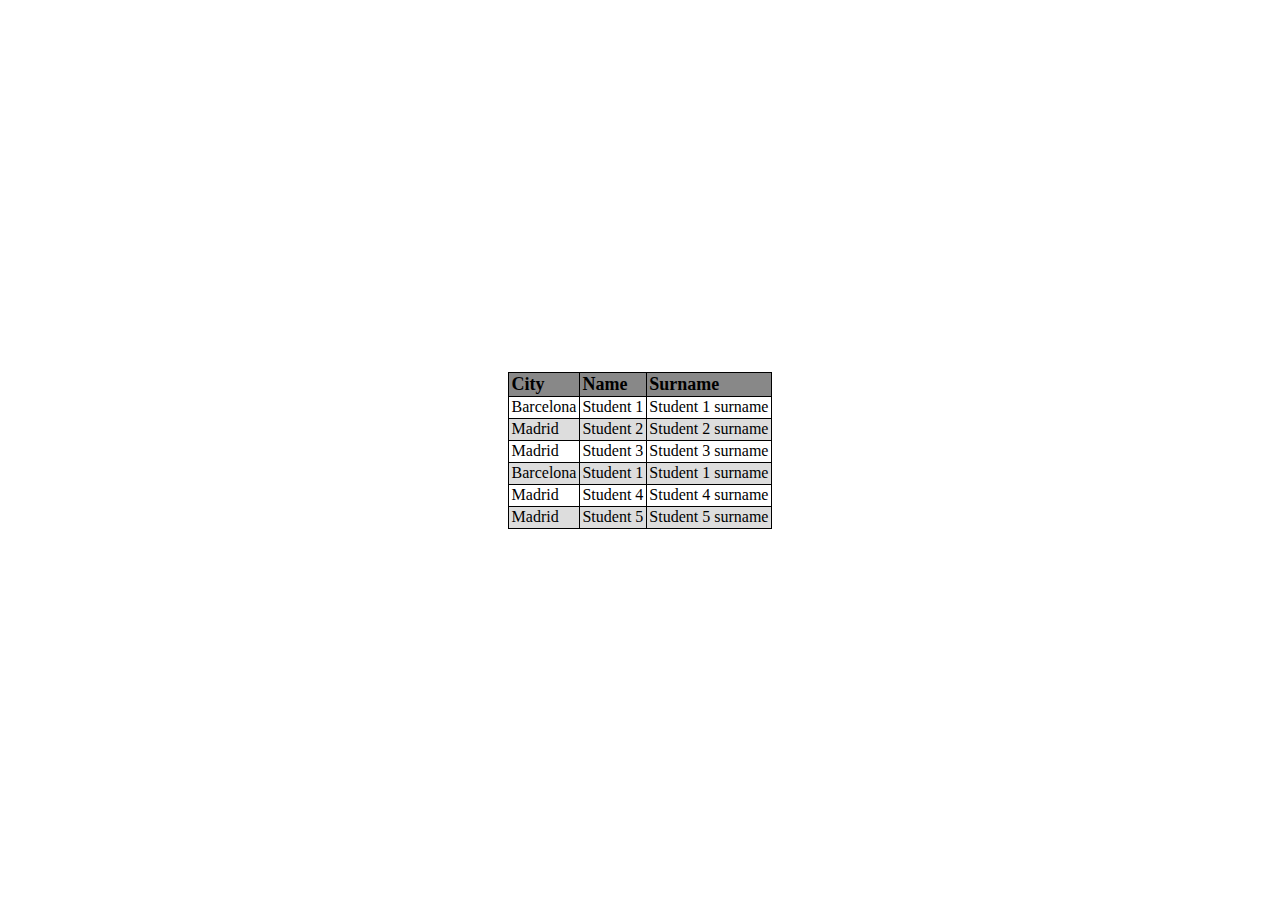
<file: index.html>
<!DOCTYPE html>
<html lang="en">
  <head>
    <meta charset="UTF-8" />
    <meta name="viewport" content="width=device-width, initial-scale=1.0" />
    <meta http-equiv="X-UA-Compatible" content="ie=edge" />
    <title>Document</title>
    <style>
      html,
      body,
      div,
      span,
      applet,
      object,
      iframe,
      h1,
      h2,
      h3,
      h4,
      h5,
      h6,
      p,
      blockquote,
      pre,
      a,
      abbr,
      acronym,
      address,
      big,
      cite,
      code,
      del,
      dfn,
      em,
      img,
      ins,
      kbd,
      q,
      s,
      samp,
      small,
      strike,
      strong,
      sub,
      sup,
      tt,
      var,
      b,
      u,
      i,
      center,
      dl,
      dt,
      dd,
      ol,
      ul,
      li,
      fieldset,
      form,
      label,
      legend,
      table,
      caption,
      tbody,
      tfoot,
      thead,
      tr,
      th,
      td,
      article,
      aside,
      canvas,
      details,
      embed,
      figure,
      figcaption,
      footer,
      header,
      hgroup,
      menu,
      nav,
      output,
      ruby,
      section,
      summary,
      time,
      mark,
      audio,
      video {
        margin: 0;
        padding: 0;
        border: 0;
        font-size: 100%;
        font: inherit;
        vertical-align: baseline;
      }
      article,
      aside,
      details,
      figcaption,
      figure,
      footer,
      header,
      hgroup,
      menu,
      nav,
      section {
        display: block;
      }
      body {
        line-height: 1;
      }
      ol,
      ul {
        list-style: none;
      }
      blockquote,
      q {
        quotes: none;
      }
      blockquote:before,
      blockquote:after,
      q:before,
      q:after {
        content: "";
        content: none;
      }
      table {
        border-collapse: collapse;
        border-spacing: 0;
      }

      html,
      body {
        overflow: hidden;
      }

      ul {
        color: green;
      }

      ul li:nth-child(2n) {
        color: red;
      }

      table tr {
          transition: background 0.25s;
      }

      table tr:nth-child(2n) {
        background: #ddd;
      }

      table tr:hover {
        background: #888;
        color: white;
        cursor: pointer;
      }

      table tr:nth-child(2n):hover {
        background: #bbb;
      }

      table td {
          border:1px solid black;
          padding: 2.5px;
      }

      table thead {
          background: #888;
          font-size: 18px;
          font-weight: bold;
      }

      body {
          display: flex;
          height: 100vh;
          justify-content: center;
          align-items: center;
      }

      table thead tr:hover {
          background: transparent;
      }
    </style>
  </head>
  <body>
    <!-- <ul>
      <li>Lorem, ipsum.</li>
      <li>Neque, voluptate.</li>
      <li>Corporis, corrupti?</li>
      <li>A, repellendus!</li>
      <li>Expedita, eius?</li>
    </ul> -->

    <table>
      <thead>
        <tr>
          <td>City</td>
          <td>Name</td>
          <td>Surname</td>
        </tr>
      </thead>
      <tbody>
        <tr>
          <td>Barcelona</td>
          <td>Student 1</td>
          <td>Student 1 surname</td>
        </tr>
        <tr>
          <td>Madrid</td>
          <td>Student 2</td>
          <td>Student 2 surname</td>
        </tr>
        <tr>
          <td>Madrid</td>
          <td>Student 3</td>
          <td>Student 3 surname</td>
        </tr>
        <tr>
          <td>Barcelona</td>
          <td>Student 1</td>
          <td>Student 1 surname</td>
        </tr>
        <tr>
          <td>Madrid</td>
          <td>Student 4</td>
          <td>Student 4 surname</td>
        </tr>
        <tr>
          <td>Madrid</td>
          <td>Student 5</td>
          <td>Student 5 surname</td>
        </tr>
      </tbody>
    </table>
  </body>
</html>
</file>
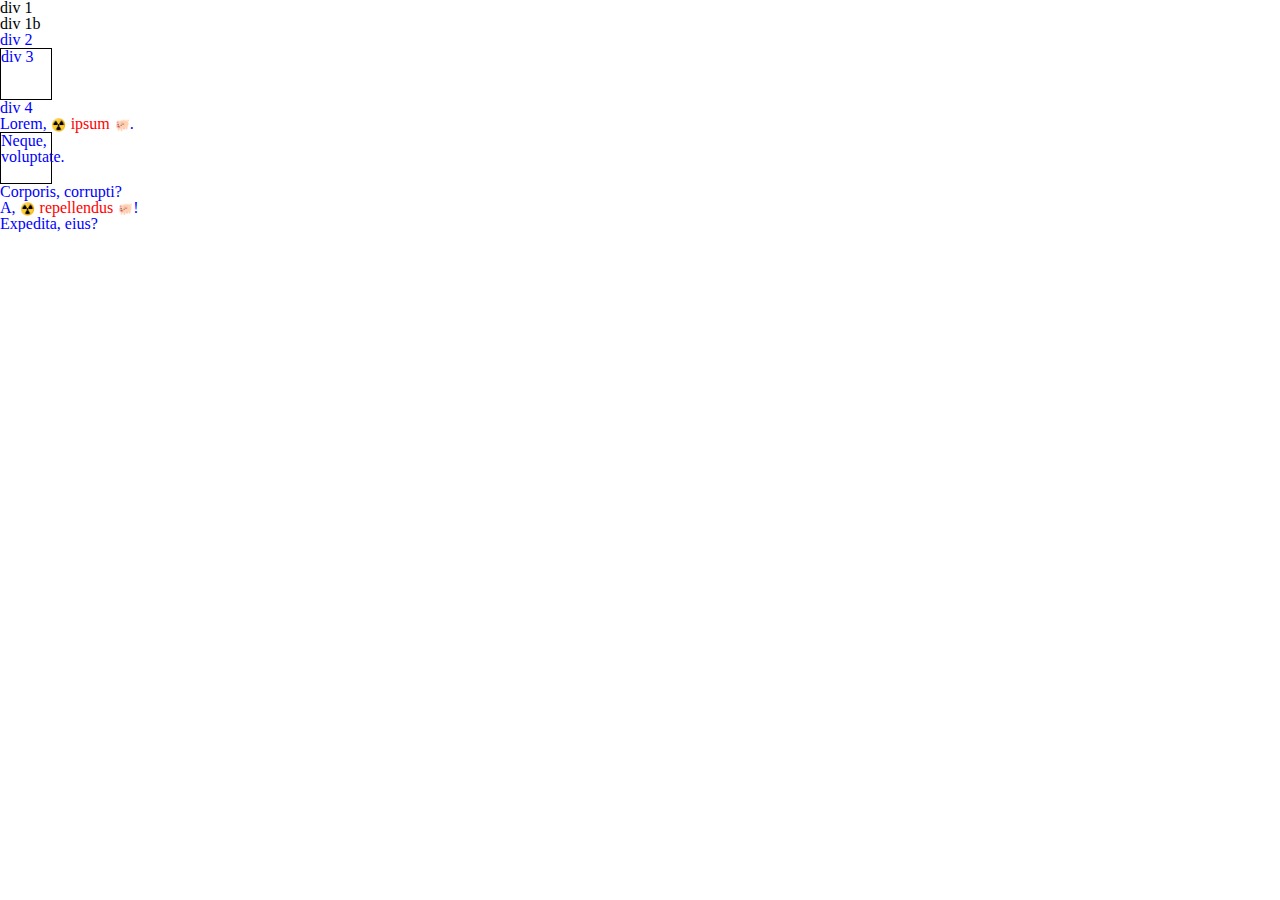
<file: index2.html>
<!DOCTYPE html>
<html lang="en">
  <head>
    <meta charset="UTF-8" />
    <meta name="viewport" content="width=device-width, initial-scale=1.0" />
    <meta http-equiv="X-UA-Compatible" content="ie=edge" />
    <title>Document</title>
    <style>
      html,
      body,
      div,
      span,
      applet,
      object,
      iframe,
      h1,
      h2,
      h3,
      h4,
      h5,
      h6,
      p,
      blockquote,
      pre,
      a,
      abbr,
      acronym,
      address,
      big,
      cite,
      code,
      del,
      dfn,
      em,
      img,
      ins,
      kbd,
      q,
      s,
      samp,
      small,
      strike,
      strong,
      sub,
      sup,
      tt,
      var,
      b,
      u,
      i,
      center,
      dl,
      dt,
      dd,
      ol,
      ul,
      li,
      fieldset,
      form,
      label,
      legend,
      table,
      caption,
      tbody,
      tfoot,
      thead,
      tr,
      th,
      td,
      article,
      aside,
      canvas,
      details,
      embed,
      figure,
      figcaption,
      footer,
      header,
      hgroup,
      menu,
      nav,
      output,
      ruby,
      section,
      summary,
      time,
      mark,
      audio,
      video {
        margin: 0;
        padding: 0;
        border: 0;
        font-size: 100%;
        font: inherit;
        vertical-align: baseline;
      }
      article,
      aside,
      details,
      figcaption,
      figure,
      footer,
      header,
      hgroup,
      menu,
      nav,
      section {
        display: block;
      }
      body {
        line-height: 1;
      }
      ol,
      ul {
        list-style: none;
      }
      blockquote,
      q {
        quotes: none;
      }
      blockquote:before,
      blockquote:after,
      q:before,
      q:after {
        content: "";
        content: none;
      }
      table {
        border-collapse: collapse;
        border-spacing: 0;
      }

      html,
      body {
        overflow: hidden;
      }

      ul span.warning {
          color: red;
      }

      ul span.warning:before {
          content: "☢️";
          margin-right: 5px;
          font-size: 12px;
      }

      ul span.warning:after {
          content: "🐖";
          margin-left: 5px;
          font-size: 12px;
      }

      ul > li {
        color: blue;
      }

      li:nth-child(1) + li {
        height: 50px;
        width: 50px;
        border:1px solid black;
      }
    </style>
  </head>
  <body>
    <div>
      <div>div 1</div>
      <div>div 1b</div>

      <ul>
        <li>
          <div>div 2</div>
        </li>
        <li>
          <div>div 3</div>
        </li>
        <li>
          <div>div 4</div>
        </li>
      </ul>
      
    </div>
    <ul>
      <li>Lorem, <span class="warning">ipsum</span>.</li>
      <li>Neque, voluptate.</li>
      <li>Corporis, corrupti?</li>
      <li>A, <span class="warning">repellendus</span>!</li>
      <li>Expedita, eius?</li>
    </ul>
  </body>
</html>
</file>
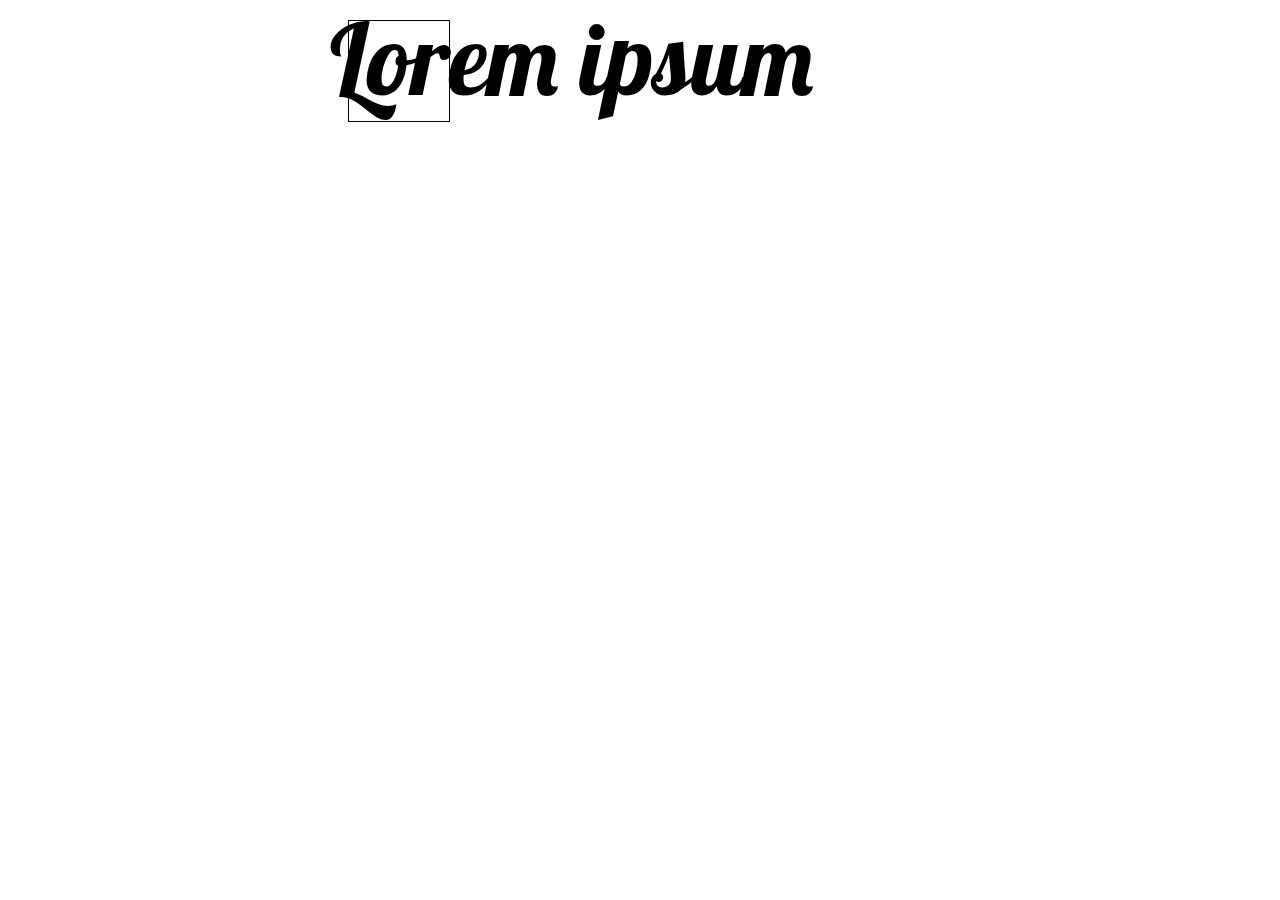
<file: index6.html>
<!DOCTYPE html>
<html lang="en">
  <head>
    <meta charset="UTF-8" />
    <meta name="viewport" content="width=device-width, initial-scale=1.0" />
    <meta http-equiv="X-UA-Compatible" content="ie=edge" />
    <title>Document</title>
    <style>
      html,
      body,
      div,
      span,
      applet,
      object,
      iframe,
      h1,
      h2,
      h3,
      h4,
      h5,
      h6,
      p,
      blockquote,
      pre,
      a,
      abbr,
      acronym,
      address,
      big,
      cite,
      code,
      del,
      dfn,
      em,
      img,
      ins,
      kbd,
      q,
      s,
      samp,
      small,
      strike,
      strong,
      sub,
      sup,
      tt,
      var,
      b,
      u,
      i,
      center,
      dl,
      dt,
      dd,
      ol,
      ul,
      li,
      fieldset,
      form,
      label,
      legend,
      table,
      caption,
      tbody,
      tfoot,
      thead,
      tr,
      th,
      td,
      article,
      aside,
      canvas,
      details,
      embed,
      figure,
      figcaption,
      footer,
      header,
      hgroup,
      menu,
      nav,
      output,
      ruby,
      section,
      summary,
      time,
      mark,
      audio,
      video {
        margin: 0;
        padding: 0;
        border: 0;
        font-size: 100%;
        font: inherit;
        vertical-align: baseline;
      }
      article,
      aside,
      details,
      figcaption,
      figure,
      footer,
      header,
      hgroup,
      menu,
      nav,
      section {
        display: block;
      }
      body {
        line-height: 1;
      }
      ol,
      ul {
        list-style: none;
      }
      blockquote,
      q {
        quotes: none;
      }
      blockquote:before,
      blockquote:after,
      q:before,
      q:after {
        content: "";
        content: none;
      }
      table {
        border-collapse: collapse;
        border-spacing: 0;
      }
    </style>
    <link
      href="https://fonts.googleapis.com/css?family=Lobster&display=swap"
      rel="stylesheet"
    />
    <style>
      body {
        display: flex;
        justify-content: center;
        padding-top: 20px;
      }
      h4 {
        font-family: "Lobster", cursive;
        font-size: 100px;
        position: relative;
        top: -12px;
        right: 120px;
      }

      div {
        height: 100px;
        width: 100px;
        border: 1px solid black;
      }
    </style>
  </head>
  <body>
    <div></div>
    <h4>Lorem ipsum</h4>
  </body>
</html>
</file>
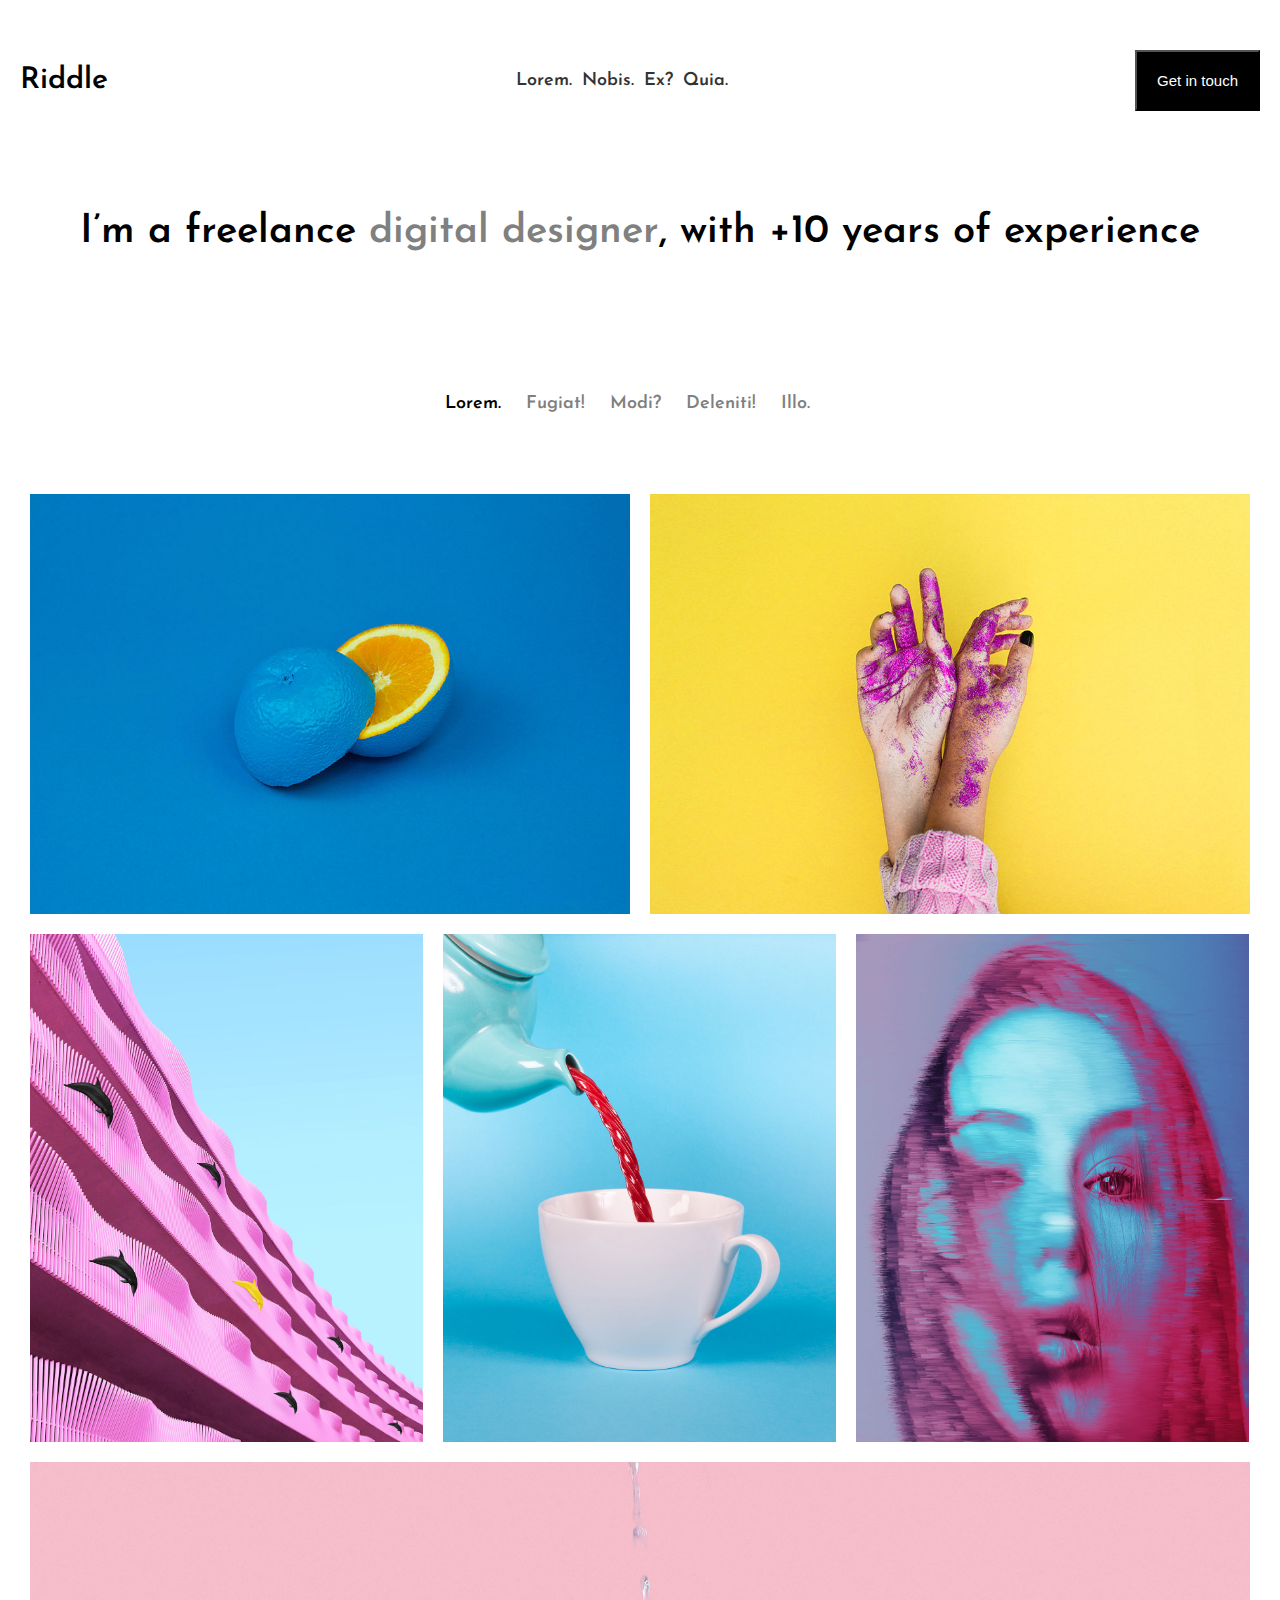
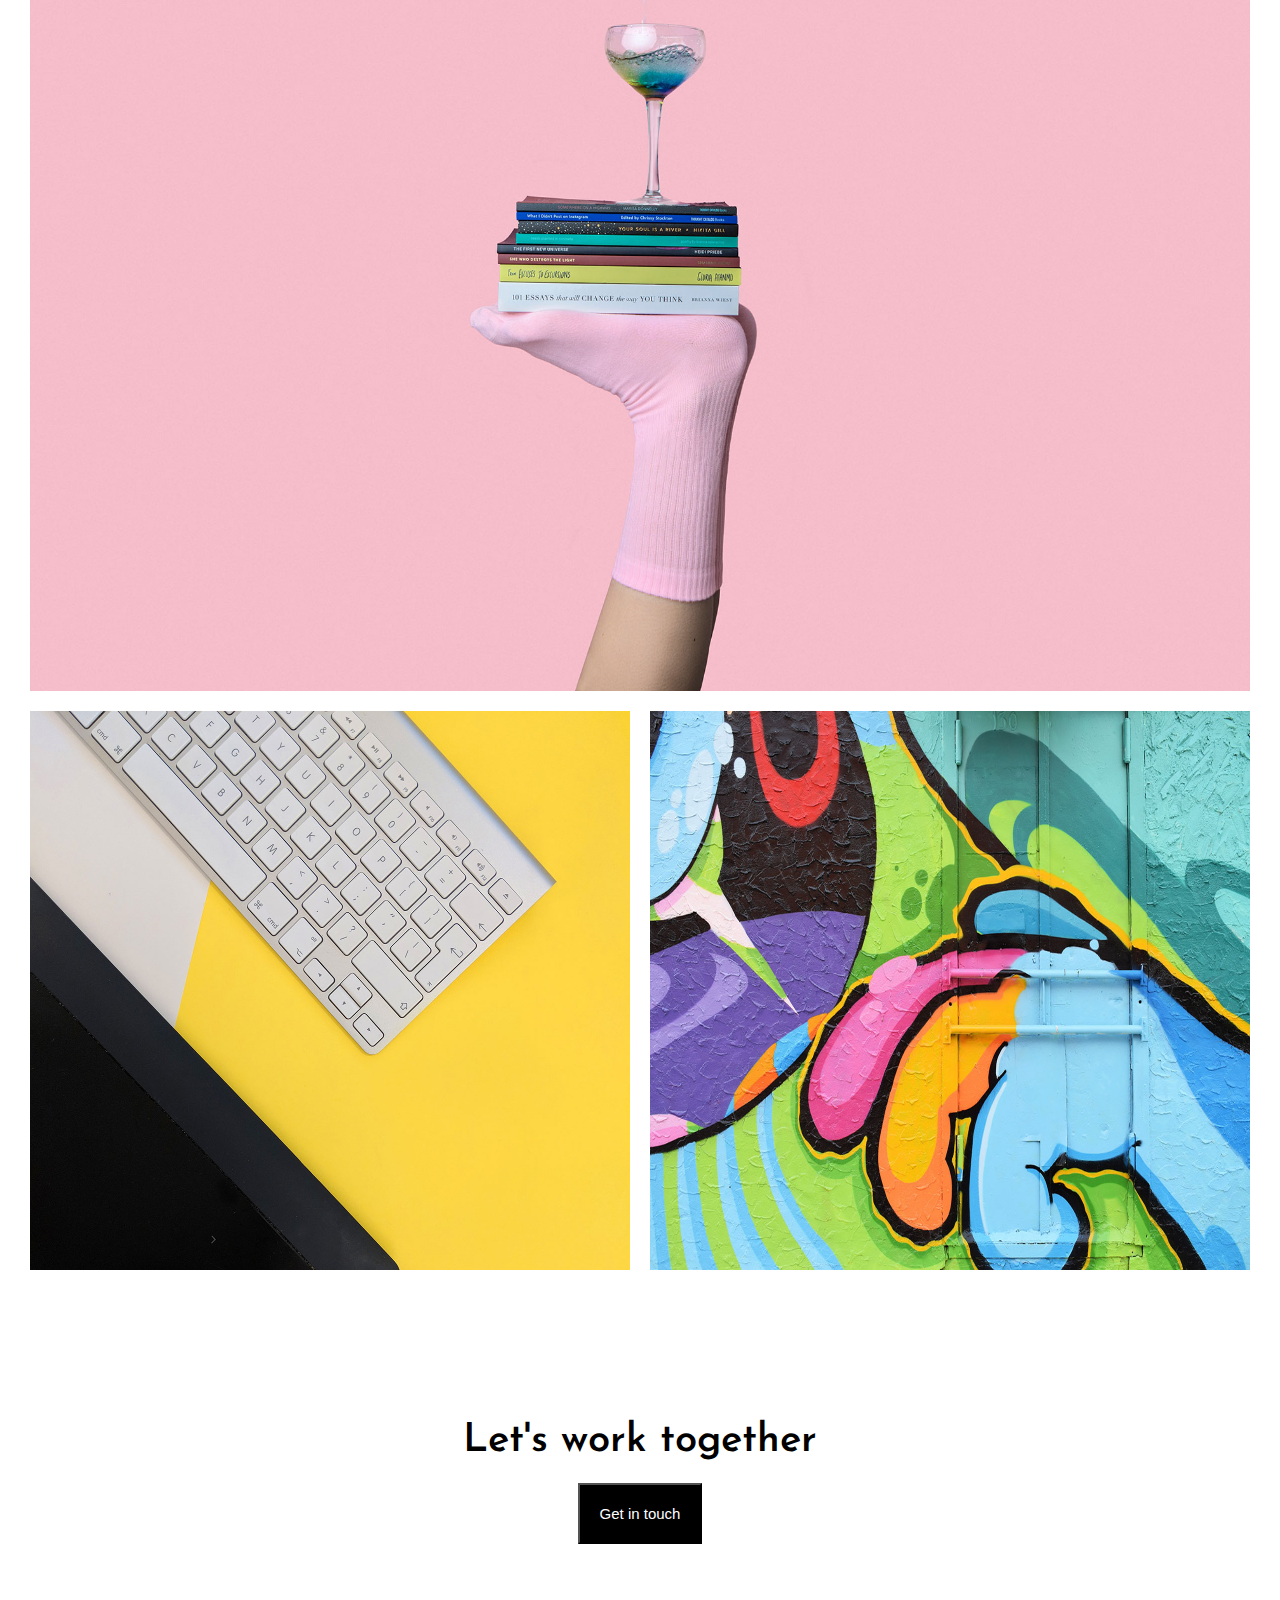
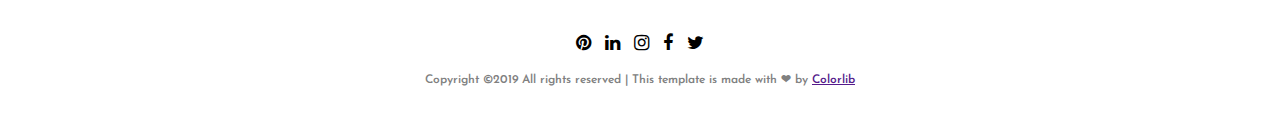
<file: portfolio.html>
<!DOCTYPE html>
<html lang="en">
  <head>
    <meta charset="UTF-8" />
    <meta name="viewport" content="width=device-width, initial-scale=1.0" />
    <meta http-equiv="X-UA-Compatible" content="ie=edge" />
    <title>Document</title>
    <style>
      html,
      body,
      div,
      span,
      applet,
      object,
      iframe,
      h1,
      h2,
      h3,
      h4,
      h5,
      h6,
      p,
      blockquote,
      pre,
      a,
      abbr,
      acronym,
      address,
      big,
      cite,
      code,
      del,
      dfn,
      em,
      img,
      ins,
      kbd,
      q,
      s,
      samp,
      small,
      strike,
      strong,
      sub,
      sup,
      tt,
      var,
      b,
      u,
      i,
      center,
      dl,
      dt,
      dd,
      ol,
      ul,
      li,
      fieldset,
      form,
      label,
      legend,
      table,
      caption,
      tbody,
      tfoot,
      thead,
      tr,
      th,
      td,
      article,
      aside,
      canvas,
      details,
      embed,
      figure,
      figcaption,
      footer,
      header,
      hgroup,
      menu,
      nav,
      output,
      ruby,
      section,
      summary,
      time,
      mark,
      audio,
      video {
        margin: 0;
        padding: 0;
        border: 0;
        font-size: 100%;
        font: inherit;
        vertical-align: baseline;
      }
      article,
      aside,
      details,
      figcaption,
      figure,
      footer,
      header,
      hgroup,
      menu,
      nav,
      section {
        display: block;
      }
      body {
        line-height: 1;
      }
      ol,
      ul {
        list-style: none;
      }
      blockquote,
      q {
        quotes: none;
      }
      blockquote:before,
      blockquote:after,
      q:before,
      q:after {
        content: "";
        content: none;
      }
      table {
        border-collapse: collapse;
        border-spacing: 0;
      }

      body {
        width: 100vw;
      }
    </style>
    <!-- Google Fonts -->
    <link
      href="https://fonts.googleapis.com/css?family=Josefin+Sans:400,400i,600,600i,700"
      rel="stylesheet"
    />

    <!-- Stylesheets -->
    <link rel="stylesheet" href="css/font-awesome.css" />
    <link rel="stylesheet" href="./style.css" />
  </head>
  <body>
    <nav class="main">
      <h1>Riddle</h1>
      <i class="fa fa-bars"></i>
      <ul>
        <li><a href="">Lorem.</a></li>
        <li><a href="">Nobis.</a></li>
        <li><a href="">Ex?</a></li>
        <li><a href="">Quia.</a></li>
      </ul>
      <button>Get in touch</button>
    </nav>
    <section>
      <h2 class="tagline">
        I’m a freelance <span>digital designer</span>, with +10 years of
        experience
      </h2>
      <nav class="secondary">
        <ul>
          <li><a href="">Lorem.</a></li>
          <li><a href="">Fugiat!</a></li>
          <li><a href="">Modi?</a></li>
          <li><a href="">Deleniti!</a></li>
          <li><a href="">Illo.</a></li>
        </ul>
      </nav>
      <ul class="grid">
        <li class="half">
          <img src="img/portfolio/1.jpg" alt="" />
        </li>
        <li class="half">
          <img src="img/portfolio/2.jpg" alt="" />
        </li>
        <li class="third">
          <img src="img/portfolio/3.jpg" alt="" />
        </li>
        <li class="third">
          <img src="img/portfolio/4.jpg" alt="" />
        </li>
        <li class="third">
          <img src="img/portfolio/5.jpg" alt="" />
        </li>
        <li class="full">
          <img src="img/portfolio/6.jpg" alt="" />
        </li>
        <li class="half">
          <img src="img/portfolio/7.jpg" alt="" />
        </li>
        <li class="half">
          <img src="img/portfolio/8.jpg" alt="" />
        </li>
      </ul>
      <div class="content-ending">
        <h3>Let's work together</h3>
        <button>Get in touch</button>
      </div>
      <footer>
        <div class="social-links">
          <a href=""><span class="fa fa-pinterest"></span></a>
          <a href=""><span class="fa fa-linkedin"></span></a>
          <a href=""><span class="fa fa-instagram"></span></a>
          <a href=""><span class="fa fa-facebook"></span></a>
          <a href=""><span class="fa fa-twitter"></span></a>
        </div>
        <p class="copyright">
          Copyright ©2019 All rights reserved | This template is made with ❤ by
          <a href="">Colorlib</a>
        </p>
      </footer>
    </section>
  </body>
</html>
</file>
<file: style.css>
* {
    box-sizing: border-box;
}

html {
    font-size: 22px;
    font-weight: 600;
    font-family: "Josefin Sans", sans-serif;
}

nav.main h1 {
    font-size: 30px;
}

nav.main {
    display: flex;
    justify-content: space-between;
    padding: 0 20px;
    padding-top: 50px;
    margin-bottom: 80px;
}

nav.main ul,
nav.main button {
    display: none;
}

nav.main i {
    display: block;
}

.grid {
    display: flex;
    flex-wrap: wrap;
    flex-direction: column;
}

.grid img {
    width: 100%;
}

@media (min-width: 850px) {
    .grid {
        flex-direction: row;
    }

    .grid img {
        height: 100%;
    }

    .grid .full {
        width: calc(100% - 20px);
        margin: 0 10px;
    }

    .grid .half {
        width: calc(50% - 20px);
        margin: 0 10px;
    }

    .grid .third {
        width: calc(33.3% - 20px);
        margin: 0 10px;
    }

    .grid li {
        padding-bottom: 20px;
    }

    nav.main {
        align-items: center;
    }

    nav.main i {
        display: none;
    }

    nav.main ul {
        display: flex;
        /* flex-direction: row; */
        font-size: 18px;
    }

    nav.main li {
        margin-right: 10px;
    }

    nav.main li:last-child {
        margin-right: 0;
    }

    nav.main li a {
        text-decoration: none;
        color: #333;
    }

    nav.main button {
        display: block;
    }
}

button {
    color: white;
    background: black;
    padding: 20px;
    font-size: 15px;
}

.tagline,
.content-ending h3 {
    text-align: center;
    font-size: 40px;
    line-height: 43px;
    margin-bottom: 80px;
}

.tagline span {
    color: grey;
}

nav.secondary {
    margin-bottom: 50px;
}

nav.secondary ul {
    font-size: 18px;
    display: flex;
    justify-content: center;
    flex-wrap: wrap;
    line-height: 40px;
}

nav.secondary li {
    margin-right: 25px;
}

nav.secondary a {
    text-decoration: none;
    color: grey;
}

nav.secondary li:first-child a {
    color: black;
}

.tagline,
.grid {
    padding: 20px;
    margin-bottom: 110px;
}

/* .tagline {
    margin-bottom: 0;
} */

.grid img {
    max-width: 100%;
    margin-bottom: 10px;
}

.content-ending {
    color: black;
    display: flex;
    flex-direction: column;
    justify-content: center;
    align-items: center;
    margin-bottom: 50px;
}

.content-ending h3 {
    margin-bottom: 20px;
}

.social-links {
    margin-bottom: 20px;
}

.social-links a {
    color: black;
    font-size: 18px;
    margin: 5px;
}

.social-links a:first-child {
    margin-left: 0;
}

.social-links a:last-child {
    margin-right: 0;
}

footer {
    font-size: 12px;
    text-align: center;
    color: grey;
    padding: 40px 20px;
}
</file>
